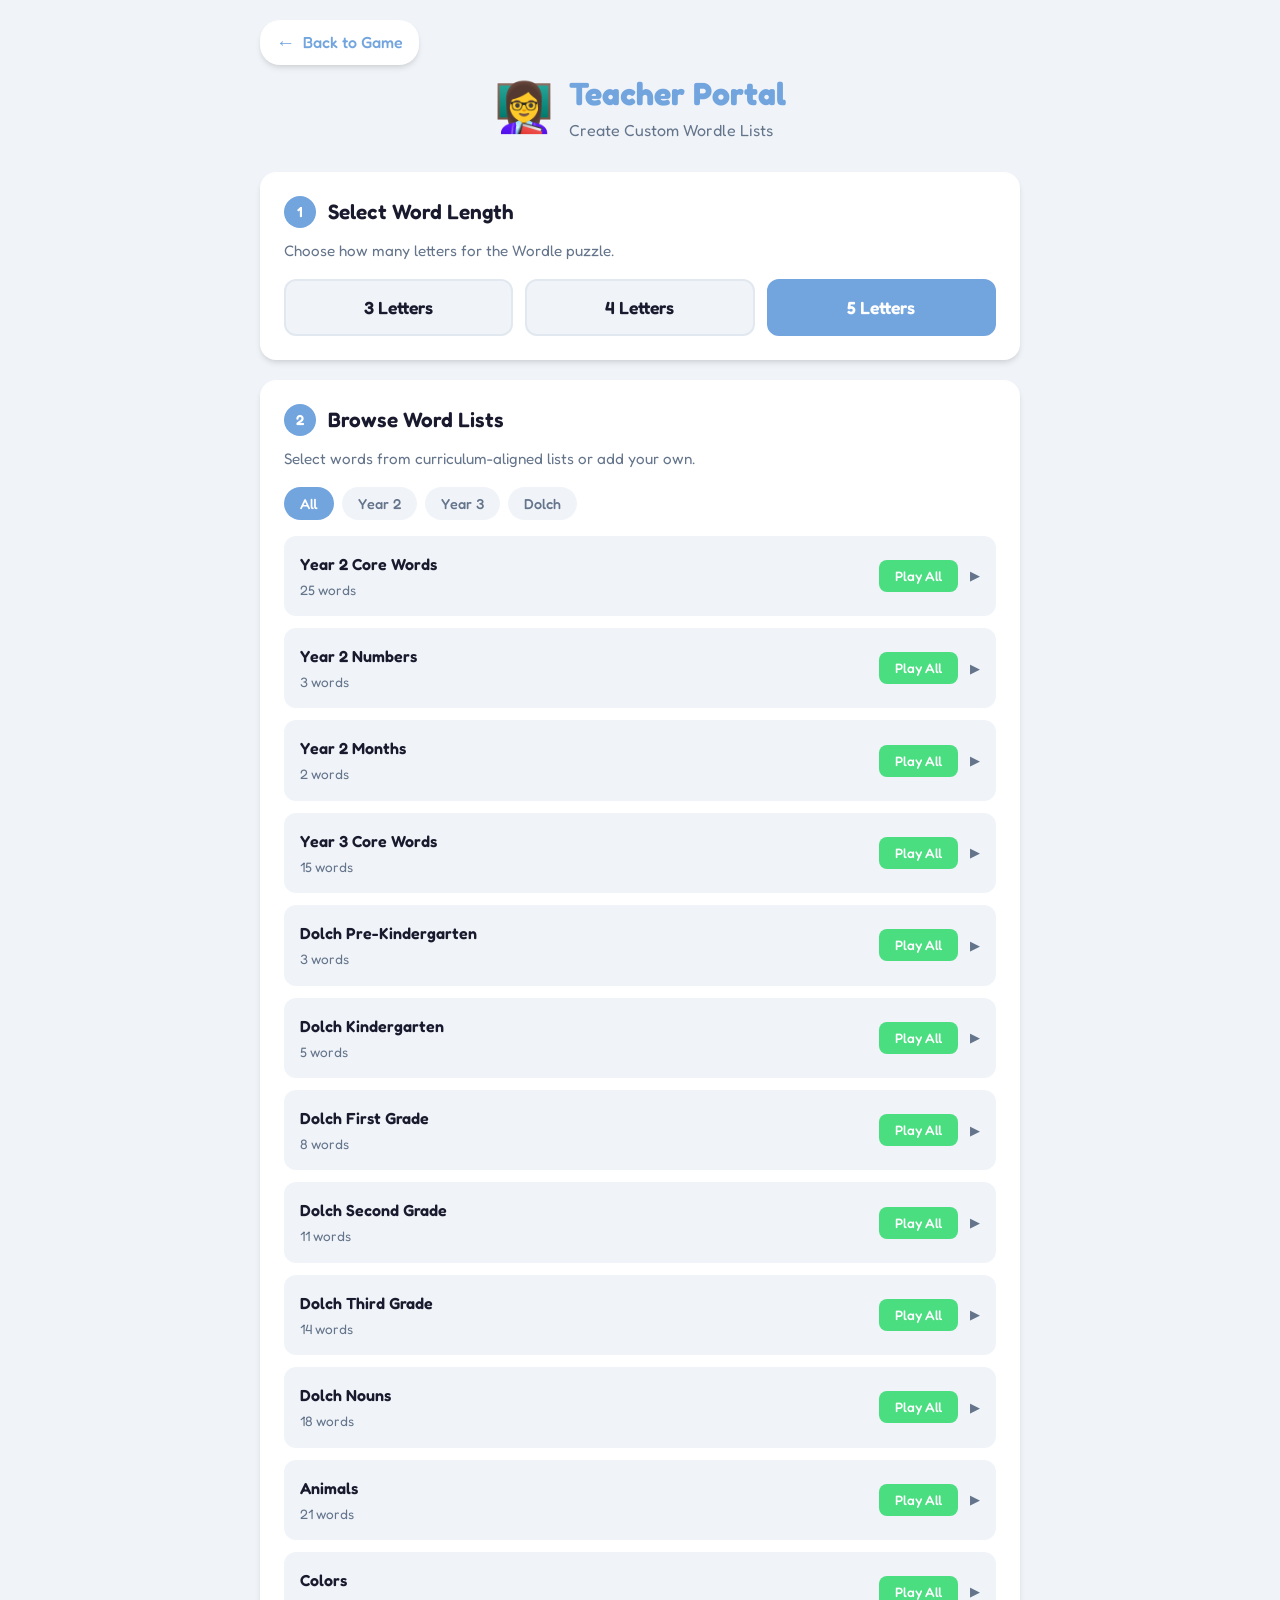
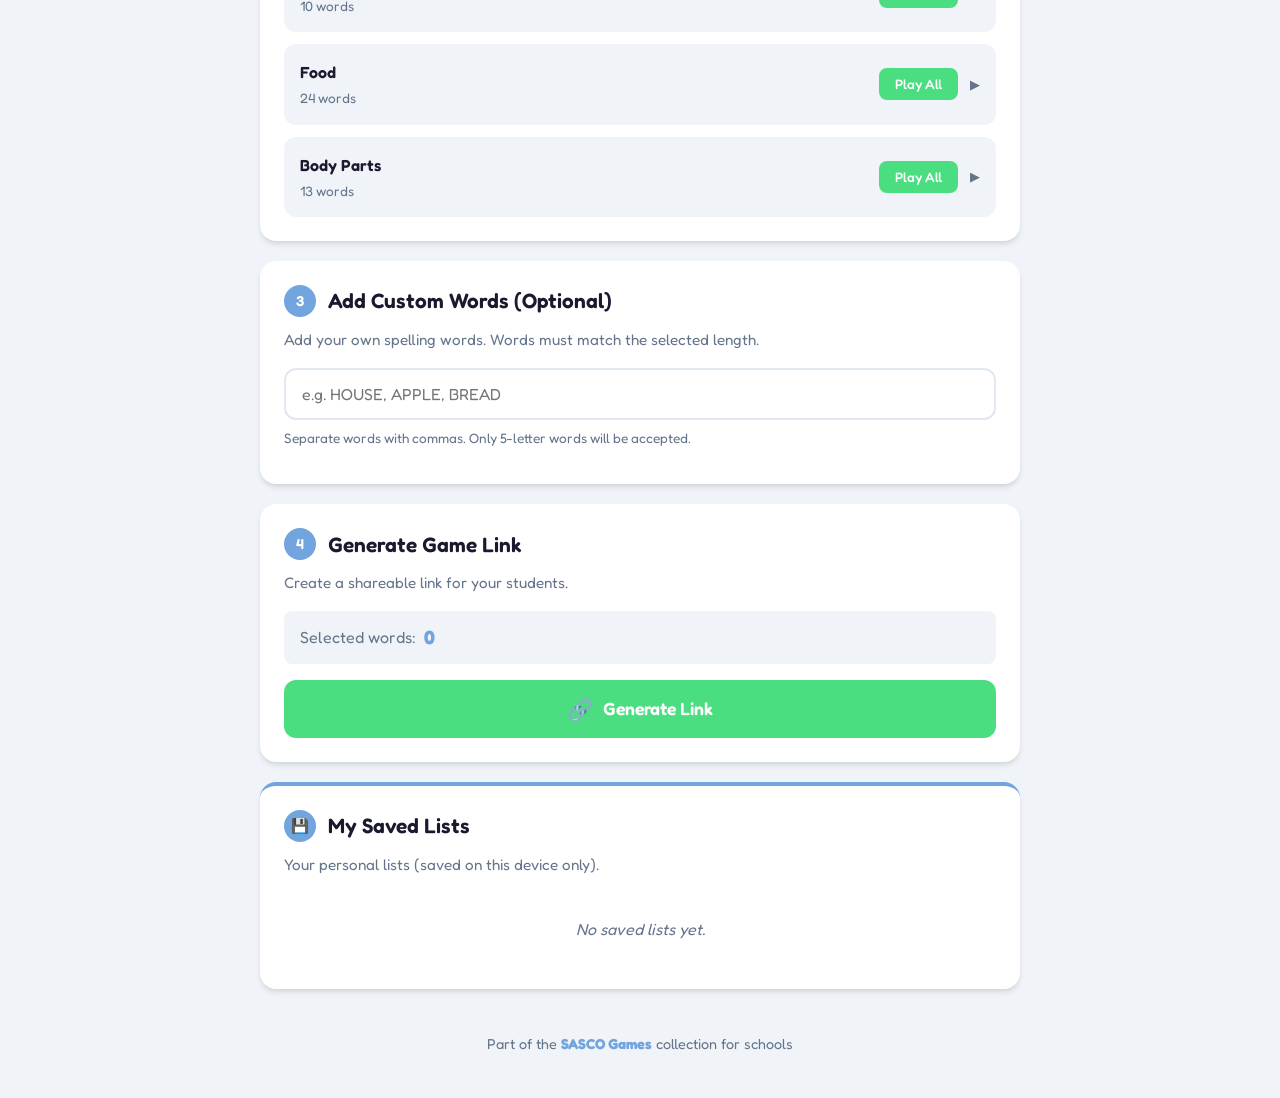
<file: teacher.html>
<!DOCTYPE html>
<html lang="en">
<head>
    <meta charset="UTF-8">
    <meta name="viewport" content="width=device-width, initial-scale=1.0">
    <title>Teacher Portal - SASCO Wordle</title>
    <link rel="preconnect" href="https://fonts.googleapis.com">
    <link rel="preconnect" href="https://fonts.gstatic.com" crossorigin>
    <link href="https://fonts.googleapis.com/css2?family=Fredoka:wght@400;500;600;700&display=swap" rel="stylesheet">
    <link rel="stylesheet" href="teacher.css">
</head>
<body>
    <div class="container">
        <!-- Header -->
        <header class="header">
            <a href="index.html" class="back-link">
                <span class="back-arrow">←</span>
                <span>Back to Game</span>
            </a>
            <div class="logo">
                <span class="logo-icon">👩‍🏫</span>
                <div class="logo-text">
                    <h1>Teacher Portal</h1>
                    <p class="tagline">Create Custom Wordle Lists</p>
                </div>
            </div>
        </header>

        <!-- Main content -->
        <main class="main-content">
            <!-- Step 1: Select word length -->
            <section class="card">
                <div class="step-header">
                    <span class="step-number">1</span>
                    <h2>Select Word Length</h2>
                </div>
                <p class="card-description">Choose how many letters for the Wordle puzzle.</p>
                <div class="length-buttons" id="length-buttons">
                    <button class="length-btn" data-length="3">3 Letters</button>
                    <button class="length-btn" data-length="4">4 Letters</button>
                    <button class="length-btn active" data-length="5">5 Letters</button>
                </div>
            </section>

            <!-- Step 2: Browse shared lists -->
            <section class="card">
                <div class="step-header">
                    <span class="step-number">2</span>
                    <h2>Browse Word Lists</h2>
                </div>
                <p class="card-description">Select words from curriculum-aligned lists or add your own.</p>

                <!-- Filter buttons -->
                <div class="list-filters" id="list-filters">
                    <button class="filter-btn active" data-filter="all">All</button>
                    <button class="filter-btn" data-filter="Year 2">Year 2</button>
                    <button class="filter-btn" data-filter="Year 3">Year 3</button>
                    <button class="filter-btn" data-filter="Dolch">Dolch</button>
                </div>

                <div class="shared-lists" id="shared-lists">
                    <!-- Lists will be inserted by JavaScript -->
                </div>
            </section>

            <!-- Step 3: Add custom words -->
            <section class="card">
                <div class="step-header">
                    <span class="step-number">3</span>
                    <h2>Add Custom Words (Optional)</h2>
                </div>
                <p class="card-description">Add your own spelling words. Words must match the selected length.</p>
                <div class="custom-input-group">
                    <input type="text"
                           id="custom-words-input"
                           class="custom-input"
                           placeholder="e.g. HOUSE, APPLE, BREAD"
                           autocomplete="off"
                           autocapitalize="characters">
                    <small class="input-hint">Separate words with commas. Only <span id="length-hint">5</span>-letter words will be accepted.</small>
                </div>
                <div class="custom-words-preview hidden" id="custom-words-preview">
                    <span class="preview-label">Custom words:</span>
                    <div class="preview-tags" id="preview-tags"></div>
                </div>
            </section>

            <!-- Step 4: Generate link -->
            <section class="card">
                <div class="step-header">
                    <span class="step-number">4</span>
                    <h2>Generate Game Link</h2>
                </div>
                <p class="card-description">Create a shareable link for your students.</p>

                <div class="selected-summary" id="selected-summary">
                    <span class="summary-label">Selected words:</span>
                    <span class="summary-count" id="selected-count">0</span>
                </div>

                <button class="generate-btn" id="generate-btn">
                    <span class="btn-icon">🔗</span>
                    <span>Generate Link</span>
                </button>

                <div class="link-output hidden" id="link-output">
                    <div class="link-box">
                        <input type="text" id="game-link" class="link-input" readonly>
                        <button class="copy-btn" id="copy-btn" title="Copy to clipboard">
                            <span class="copy-icon">📋</span>
                        </button>
                    </div>
                    <div class="link-actions">
                        <button class="action-btn open-btn" id="open-btn">
                            <span>🎮</span> Open Game
                        </button>
                        <button class="action-btn save-btn" id="save-btn">
                            <span>💾</span> Save List
                        </button>
                    </div>
                </div>
            </section>

            <!-- Personal saved lists -->
            <section class="card saved-lists-card" id="saved-lists-section">
                <div class="step-header">
                    <span class="step-number">💾</span>
                    <h2>My Saved Lists</h2>
                </div>
                <p class="card-description">Your personal lists (saved on this device only).</p>
                <div class="saved-lists" id="saved-lists">
                    <!-- Saved lists will be inserted here -->
                </div>
                <p class="no-saved-lists hidden" id="no-saved-lists">No saved lists yet.</p>
            </section>
        </main>

        <!-- Footer -->
        <footer class="footer">
            <p>Part of the <strong>SASCO Games</strong> collection for schools</p>
        </footer>
    </div>

    <!-- Save dialog -->
    <div class="dialog-overlay hidden" id="save-dialog">
        <div class="dialog">
            <h3>Save Word List</h3>
            <input type="text" id="list-name-input" class="list-name-input" placeholder="e.g. Week 5 Spelling Words">
            <div class="dialog-buttons">
                <button class="dialog-btn cancel-btn" id="cancel-save">Cancel</button>
                <button class="dialog-btn confirm-btn" id="confirm-save">Save</button>
            </div>
        </div>
    </div>

    <script src="teacher-portal.js"></script>
</body>
</html>
</file>
<file: teacher.css>
/* =============================================
   TEACHER PORTAL - SASCO Wordle
   ============================================= */

:root {
    --primary: #72a4de;
    --primary-dark: #5a8ac7;
    --primary-light: #a4c4eb;
    --secondary: #4ade80;
    --secondary-dark: #22c55e;
    --background: #f0f4f8;
    --card-bg: #ffffff;
    --text: #1a1a2e;
    --text-light: #64748b;
    --border: #e2e8f0;
    --danger: #ef4444;
    --shadow: 0 4px 6px -1px rgba(0, 0, 0, 0.1), 0 2px 4px -1px rgba(0, 0, 0, 0.06);
}

* {
    box-sizing: border-box;
    margin: 0;
    padding: 0;
}

body {
    font-family: 'Fredoka', sans-serif;
    background: var(--background);
    color: var(--text);
    min-height: 100vh;
    line-height: 1.5;
}

.container {
    max-width: 800px;
    margin: 0 auto;
    padding: 20px;
}

/* =============================================
   HEADER
   ============================================= */
.header {
    display: flex;
    flex-direction: column;
    align-items: center;
    margin-bottom: 30px;
    position: relative;
}

.back-link {
    position: absolute;
    left: 0;
    top: 0;
    display: flex;
    align-items: center;
    gap: 8px;
    color: var(--primary);
    text-decoration: none;
    font-weight: 500;
    padding: 8px 16px;
    background: var(--card-bg);
    border-radius: 20px;
    box-shadow: var(--shadow);
    transition: all 0.2s;
}

.back-link:hover {
    background: var(--primary);
    color: white;
}

.back-arrow {
    font-size: 1.2em;
}

.logo {
    display: flex;
    align-items: center;
    gap: 15px;
    margin-top: 50px;
}

.logo-icon {
    font-size: 3em;
}

.logo-text h1 {
    font-size: 2em;
    font-weight: 700;
    color: var(--primary);
}

.tagline {
    color: var(--text-light);
    font-size: 1em;
}

/* =============================================
   CARDS
   ============================================= */
.card {
    background: var(--card-bg);
    border-radius: 16px;
    padding: 24px;
    margin-bottom: 20px;
    box-shadow: var(--shadow);
}

.step-header {
    display: flex;
    align-items: center;
    gap: 12px;
    margin-bottom: 12px;
}

.step-number {
    display: flex;
    align-items: center;
    justify-content: center;
    width: 32px;
    height: 32px;
    background: var(--primary);
    color: white;
    font-weight: 600;
    border-radius: 50%;
    font-size: 0.9em;
}

.step-header h2 {
    font-size: 1.3em;
    font-weight: 600;
    color: var(--text);
}

.card-description {
    color: var(--text-light);
    margin-bottom: 16px;
    font-size: 0.95em;
}

/* =============================================
   LENGTH BUTTONS
   ============================================= */
.length-buttons {
    display: flex;
    gap: 12px;
    flex-wrap: wrap;
}

.length-btn {
    flex: 1;
    min-width: 100px;
    padding: 16px 24px;
    font-family: 'Fredoka', sans-serif;
    font-size: 1.1em;
    font-weight: 600;
    color: var(--text);
    background: var(--background);
    border: 2px solid var(--border);
    border-radius: 12px;
    cursor: pointer;
    transition: all 0.2s;
}

.length-btn:hover {
    border-color: var(--primary);
    background: var(--primary-light);
}

.length-btn.active {
    background: var(--primary);
    color: white;
    border-color: var(--primary);
}

/* =============================================
   FILTER BUTTONS
   ============================================= */
.list-filters {
    display: flex;
    gap: 8px;
    flex-wrap: wrap;
    margin-bottom: 16px;
}

.filter-btn {
    padding: 8px 16px;
    font-family: 'Fredoka', sans-serif;
    font-size: 0.9em;
    font-weight: 500;
    color: var(--text-light);
    background: var(--background);
    border: none;
    border-radius: 20px;
    cursor: pointer;
    transition: all 0.2s;
}

.filter-btn:hover {
    background: var(--primary-light);
    color: var(--primary-dark);
}

.filter-btn.active {
    background: var(--primary);
    color: white;
}

/* =============================================
   SHARED LISTS
   ============================================= */
.shared-lists {
    display: flex;
    flex-direction: column;
    gap: 12px;
}

.shared-list-item {
    background: var(--background);
    border-radius: 12px;
    overflow: hidden;
}

.list-header {
    display: flex;
    justify-content: space-between;
    align-items: center;
    padding: 16px;
    cursor: pointer;
    transition: background 0.2s;
}

.list-header:hover {
    background: var(--primary-light);
}

.list-info {
    display: flex;
    flex-direction: column;
    gap: 4px;
}

.list-name {
    font-weight: 600;
    color: var(--text);
}

.list-count {
    font-size: 0.85em;
    color: var(--text-light);
}

.list-actions {
    display: flex;
    align-items: center;
    gap: 12px;
}

.play-all-btn {
    padding: 8px 16px;
    font-family: 'Fredoka', sans-serif;
    font-size: 0.85em;
    font-weight: 500;
    color: white;
    background: var(--secondary);
    border: none;
    border-radius: 8px;
    cursor: pointer;
    transition: background 0.2s;
}

.play-all-btn:hover {
    background: var(--secondary-dark);
}

.expand-icon {
    color: var(--text-light);
    font-size: 0.8em;
}

/* =============================================
   EXPANDED LIST
   ============================================= */
.expanded-list {
    padding: 16px;
    background: var(--card-bg);
    border-top: 1px solid var(--border);
}

.list-controls {
    display: flex;
    gap: 8px;
    margin-bottom: 12px;
}

.select-all-btn,
.deselect-all-btn {
    padding: 6px 12px;
    font-family: 'Fredoka', sans-serif;
    font-size: 0.85em;
    color: var(--primary);
    background: var(--primary-light);
    border: none;
    border-radius: 6px;
    cursor: pointer;
    transition: all 0.2s;
}

.select-all-btn:hover,
.deselect-all-btn:hover {
    background: var(--primary);
    color: white;
}

.word-checkboxes {
    display: grid;
    grid-template-columns: repeat(auto-fill, minmax(100px, 1fr));
    gap: 8px;
    margin-bottom: 16px;
}

.word-checkbox {
    display: flex;
    align-items: center;
    gap: 8px;
    padding: 8px 12px;
    background: var(--background);
    border-radius: 8px;
    cursor: pointer;
    transition: all 0.2s;
    border: 2px solid transparent;
}

.word-checkbox:hover {
    border-color: var(--primary);
}

.word-checkbox.checked,
.word-checkbox:has(input:checked) {
    background: var(--primary-light);
    border-color: var(--primary);
}

.word-checkbox input {
    display: none;
}

.checkbox-custom {
    width: 18px;
    height: 18px;
    border: 2px solid var(--border);
    border-radius: 4px;
    position: relative;
    transition: all 0.2s;
}

.word-checkbox:has(input:checked) .checkbox-custom {
    background: var(--primary);
    border-color: var(--primary);
}

.word-checkbox:has(input:checked) .checkbox-custom::after {
    content: '✓';
    position: absolute;
    top: 50%;
    left: 50%;
    transform: translate(-50%, -50%);
    color: white;
    font-size: 12px;
    font-weight: bold;
}

.word-text {
    font-weight: 500;
    font-size: 0.9em;
}

.use-selected-btn {
    width: 100%;
    padding: 12px;
    font-family: 'Fredoka', sans-serif;
    font-size: 1em;
    font-weight: 600;
    color: white;
    background: var(--primary);
    border: none;
    border-radius: 8px;
    cursor: pointer;
    transition: background 0.2s;
}

.use-selected-btn:hover {
    background: var(--primary-dark);
}

.no-words-message {
    text-align: center;
    color: var(--text-light);
    padding: 24px;
    font-style: italic;
}

/* =============================================
   CUSTOM WORDS INPUT
   ============================================= */
.custom-input-group {
    margin-bottom: 12px;
}

.custom-input {
    width: 100%;
    padding: 14px 16px;
    font-family: 'Fredoka', sans-serif;
    font-size: 1em;
    border: 2px solid var(--border);
    border-radius: 12px;
    outline: none;
    transition: border-color 0.2s;
}

.custom-input:focus {
    border-color: var(--primary);
}

.input-hint {
    display: block;
    margin-top: 8px;
    color: var(--text-light);
    font-size: 0.85em;
}

.custom-words-preview {
    margin-top: 12px;
}

.preview-label {
    display: block;
    font-size: 0.9em;
    color: var(--text-light);
    margin-bottom: 8px;
}

.preview-tags {
    display: flex;
    flex-wrap: wrap;
    gap: 8px;
}

.word-tag {
    display: inline-block;
    padding: 6px 12px;
    background: var(--primary-light);
    color: var(--primary-dark);
    border-radius: 16px;
    font-size: 0.9em;
    font-weight: 500;
}

/* =============================================
   GENERATE LINK SECTION
   ============================================= */
.selected-summary {
    display: flex;
    align-items: center;
    gap: 8px;
    margin-bottom: 16px;
    padding: 12px 16px;
    background: var(--background);
    border-radius: 8px;
}

.summary-label {
    color: var(--text-light);
}

.summary-count {
    font-weight: 700;
    font-size: 1.2em;
    color: var(--primary);
}

.generate-btn {
    width: 100%;
    display: flex;
    align-items: center;
    justify-content: center;
    gap: 10px;
    padding: 16px 24px;
    font-family: 'Fredoka', sans-serif;
    font-size: 1.1em;
    font-weight: 600;
    color: white;
    background: var(--secondary);
    border: none;
    border-radius: 12px;
    cursor: pointer;
    transition: background 0.2s;
}

.generate-btn:hover {
    background: var(--secondary-dark);
}

.btn-icon {
    font-size: 1.2em;
}

.link-output {
    margin-top: 20px;
}

.link-box {
    display: flex;
    gap: 8px;
    margin-bottom: 12px;
}

.link-input {
    flex: 1;
    padding: 12px 16px;
    font-family: 'Fredoka', sans-serif;
    font-size: 0.9em;
    border: 2px solid var(--border);
    border-radius: 10px;
    background: var(--background);
    color: var(--text);
}

.copy-btn {
    padding: 12px 16px;
    font-family: 'Fredoka', sans-serif;
    background: var(--primary);
    color: white;
    border: none;
    border-radius: 10px;
    cursor: pointer;
    transition: background 0.2s;
}

.copy-btn:hover {
    background: var(--primary-dark);
}

.copy-icon {
    font-size: 1.1em;
}

.link-actions {
    display: flex;
    gap: 12px;
}

.action-btn {
    flex: 1;
    display: flex;
    align-items: center;
    justify-content: center;
    gap: 8px;
    padding: 12px 20px;
    font-family: 'Fredoka', sans-serif;
    font-size: 0.95em;
    font-weight: 500;
    border: none;
    border-radius: 10px;
    cursor: pointer;
    transition: all 0.2s;
}

.open-btn {
    background: var(--primary);
    color: white;
}

.open-btn:hover {
    background: var(--primary-dark);
}

.save-btn {
    background: var(--background);
    color: var(--text);
    border: 2px solid var(--border);
}

.save-btn:hover {
    border-color: var(--primary);
    background: var(--primary-light);
}

/* =============================================
   SAVED LISTS
   ============================================= */
.saved-lists-card {
    border-top: 4px solid var(--primary);
}

.saved-lists {
    display: flex;
    flex-direction: column;
    gap: 12px;
}

.saved-list-item {
    display: flex;
    justify-content: space-between;
    align-items: center;
    padding: 16px;
    background: var(--background);
    border-radius: 10px;
}

.saved-list-info {
    display: flex;
    flex-direction: column;
    gap: 4px;
}

.saved-list-name {
    font-weight: 600;
    color: var(--text);
}

.saved-list-meta {
    font-size: 0.85em;
    color: var(--text-light);
}

.saved-list-actions {
    display: flex;
    gap: 8px;
}

.load-btn,
.play-btn,
.delete-btn {
    padding: 8px 14px;
    font-family: 'Fredoka', sans-serif;
    font-size: 0.85em;
    font-weight: 500;
    border: none;
    border-radius: 8px;
    cursor: pointer;
    transition: all 0.2s;
}

.load-btn {
    background: var(--primary-light);
    color: var(--primary-dark);
}

.load-btn:hover {
    background: var(--primary);
    color: white;
}

.play-btn {
    background: var(--secondary);
    color: white;
}

.play-btn:hover {
    background: var(--secondary-dark);
}

.delete-btn {
    background: transparent;
    color: var(--text-light);
}

.delete-btn:hover {
    background: var(--danger);
    color: white;
}

.no-saved-lists {
    text-align: center;
    color: var(--text-light);
    padding: 24px;
    font-style: italic;
}

/* =============================================
   DIALOG
   ============================================= */
.dialog-overlay {
    position: fixed;
    top: 0;
    left: 0;
    right: 0;
    bottom: 0;
    background: rgba(0, 0, 0, 0.5);
    display: flex;
    align-items: center;
    justify-content: center;
    z-index: 1000;
}

.dialog {
    background: var(--card-bg);
    padding: 24px;
    border-radius: 16px;
    width: 90%;
    max-width: 400px;
    box-shadow: 0 20px 40px rgba(0, 0, 0, 0.2);
}

.dialog h3 {
    margin-bottom: 16px;
    color: var(--text);
    font-size: 1.3em;
}

.list-name-input {
    width: 100%;
    padding: 14px 16px;
    font-family: 'Fredoka', sans-serif;
    font-size: 1em;
    border: 2px solid var(--border);
    border-radius: 10px;
    margin-bottom: 20px;
    outline: none;
}

.list-name-input:focus {
    border-color: var(--primary);
}

.dialog-buttons {
    display: flex;
    gap: 12px;
}

.dialog-btn {
    flex: 1;
    padding: 12px;
    font-family: 'Fredoka', sans-serif;
    font-size: 1em;
    font-weight: 500;
    border: none;
    border-radius: 10px;
    cursor: pointer;
    transition: all 0.2s;
}

.cancel-btn {
    background: var(--background);
    color: var(--text);
}

.cancel-btn:hover {
    background: var(--border);
}

.confirm-btn {
    background: var(--primary);
    color: white;
}

.confirm-btn:hover {
    background: var(--primary-dark);
}

/* =============================================
   FOOTER
   ============================================= */
.footer {
    text-align: center;
    padding: 24px;
    color: var(--text-light);
    font-size: 0.9em;
}

.footer strong {
    color: var(--primary);
}

/* =============================================
   UTILITIES
   ============================================= */
.hidden {
    display: none !important;
}

/* =============================================
   RESPONSIVE
   ============================================= */
@media (max-width: 600px) {
    .container {
        padding: 12px;
    }

    .back-link {
        position: static;
        margin-bottom: 20px;
        align-self: flex-start;
    }

    .logo {
        margin-top: 0;
    }

    .logo-icon {
        font-size: 2.5em;
    }

    .logo-text h1 {
        font-size: 1.6em;
    }

    .length-buttons {
        flex-direction: column;
    }

    .length-btn {
        min-width: auto;
    }

    .word-checkboxes {
        grid-template-columns: repeat(auto-fill, minmax(80px, 1fr));
    }

    .link-actions {
        flex-direction: column;
    }

    .saved-list-item {
        flex-direction: column;
        gap: 12px;
        align-items: flex-start;
    }

    .saved-list-actions {
        width: 100%;
    }

    .saved-list-actions button {
        flex: 1;
    }
}
</file>
